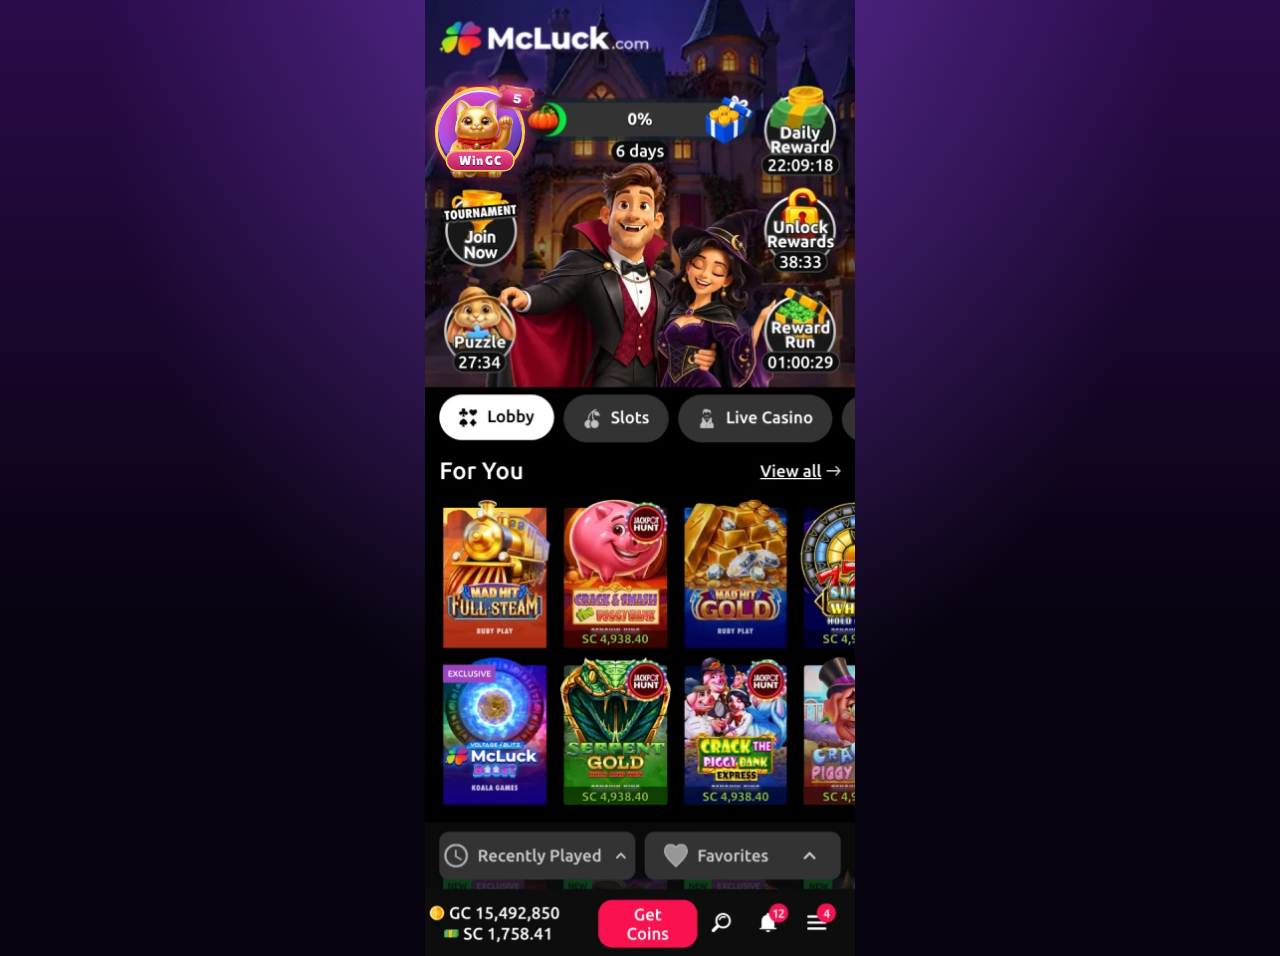
<file: index.html>
<!doctype html>
<html lang="en">
  <head>
    <meta charset="UTF-8" />
    <meta name="viewport" content="width=device-width, initial-scale=1.0, viewport-fit=cover" />
    <title>Plinko Reward Engine</title>
    <link rel="preconnect" href="https://fonts.googleapis.com" />
    <link rel="preconnect" href="https://fonts.gstatic.com" crossorigin />
    <link href="https://fonts.googleapis.com/css2?family=Lilita+One&family=Rubik:wght@400;500;700;800&display=swap" rel="stylesheet" />
    <script type="module" crossorigin src="./assets/index-BOMAXDvc.js"></script>
    <link rel="stylesheet" crossorigin href="./assets/index-D_9b1FDN.css">
  </head>
  <body>
    <div id="root"></div>
  </body>
</html>
</file>
<file: assets/index-D_9b1FDN.css>
:root{--gloss: linear-gradient(180deg, var(--color-highlight), transparent 55%);--neon-rim: 0 0 0 1px var(--color-surface-edge), 0 0 var(--effect-glow-blur) color-mix(in srgb, var(--color-neon-pink) 35%, transparent);--gold-text: linear-gradient(180deg, var(--color-primary-top), var(--color-neon-gold) 45%, var(--color-coin-shade))}*{box-sizing:border-box}html,body{margin:0;min-height:100%;color:var(--color-text);font-family:var(--font-body);font-size:var(--font-size-md);-webkit-font-smoothing:antialiased}html{background:var(--color-bg-bottom)}body:before{content:"";position:fixed;top:0;right:0;bottom:0;left:0;z-index:-1;pointer-events:none;background:radial-gradient(ellipse at 50% 0%,color-mix(in srgb,var(--color-neon-purple) 45%,transparent),transparent 60%),linear-gradient(180deg,var(--color-bg-top),var(--color-bg-bottom) 70%)}button,input{font:inherit;color:inherit}h1,h2,h3,p{margin:0}:focus-visible{outline:2px solid var(--color-neon-gold);outline-offset:2px}.app{max-width:var(--size-app-max);min-height:100vh;margin:0 auto;padding:0 var(--space-4) var(--space-10)}.stack{display:grid;gap:var(--space-5)}.stack>*{min-width:0}.muted{color:var(--color-muted)}.small{font-size:var(--font-size-sm)}.display{font-family:var(--font-display);font-weight:var(--font-display-weight);letter-spacing:.01em}.on-bg{color:var(--color-text);text-shadow:0 2px 0 var(--color-shade),0 0 var(--effect-glow-blur) color-mix(in srgb,var(--color-neon-pink) 60%,transparent)}.gold-text{background:var(--gold-text);-webkit-background-clip:text;background-clip:text;color:transparent;filter:drop-shadow(0 2px 0 var(--color-coin-shade))}.panel,.card,.modal{position:relative;color:var(--color-text);background:linear-gradient(180deg,var(--color-surface-top),var(--color-surface-bottom));border-radius:var(--radius-lg);box-shadow:inset 0 1px 0 var(--color-highlight),inset 0 calc(var(--effect-bevel) * -1) 0 var(--color-shade),var(--neon-rim),0 var(--space-3) var(--space-8) var(--color-shade)}.card{padding:var(--space-4)}@keyframes pop{0%{transform:scale(.4);opacity:0}}@keyframes fade-in{0%{opacity:0}}@keyframes fade-out{to{opacity:0}}.pop{display:inline-flex;animation:pop var(--duration-slow) var(--ease-overshoot) backwards}.app-header{position:sticky;top:0;z-index:5;display:flex;align-items:center;justify-content:space-between;gap:var(--space-3);margin:0 calc(var(--space-4) * -1) var(--space-3);padding:var(--space-3) var(--space-4);background:var(--color-glass);backdrop-filter:blur(var(--effect-blur));-webkit-backdrop-filter:blur(var(--effect-blur));box-shadow:0 1px 0 var(--color-surface-edge)}.app-title{font-size:var(--font-size-xl)}.coin-balance{display:inline-flex;align-items:center;gap:var(--space-2);min-height:calc(var(--size-tap) - var(--space-2));padding:0 var(--space-4) 0 var(--space-2);border-radius:var(--radius-pill);font-family:var(--font-number);font-weight:var(--font-number-weight);font-size:var(--font-size-lg);font-variant-numeric:tabular-nums}.progress{height:var(--space-3);overflow:hidden;border-radius:var(--radius-pill);background:var(--color-board-bottom);box-shadow:inset 0 1px 2px var(--color-shade)}.progress-fill{height:100%;transform-origin:left;background:linear-gradient(90deg,var(--color-neon-purple),var(--color-neon-pink));transition:transform var(--duration-slow) var(--ease-standard)}.modal-backdrop{position:fixed;top:0;right:0;bottom:0;left:0;z-index:20;display:grid;place-items:center;padding:var(--space-5);background:var(--color-overlay);backdrop-filter:blur(var(--space-1));-webkit-backdrop-filter:blur(var(--space-1))}.modal-backdrop.enter{animation:fade-in var(--motion-modal-enter-duration) var(--ease-standard) both}.modal-backdrop.exit{animation:fade-out var(--motion-modal-exit-duration) var(--motion-modal-exit-ease) both}.modal{display:grid;gap:var(--space-3);width:100%;max-width:calc(var(--size-app-max) - var(--space-10));padding:var(--space-10) var(--space-5) var(--space-5);border-radius:var(--radius-xl)}.modal.enter{animation:modal-in var(--motion-modal-enter-duration) var(--motion-modal-enter-ease) both}.modal.exit{animation:modal-out var(--motion-modal-exit-duration) var(--motion-modal-exit-ease) both}@keyframes modal-in{0%{opacity:0;transform:translateY(var(--space-6)) scale(.9)}}@keyframes modal-out{to{opacity:0;transform:translateY(var(--space-4)) scale(.96)}}.modal-title-bar{position:absolute;top:var(--space-3);left:50%;translate:-50% 0;z-index:1;padding:var(--space-1) var(--space-4);border-radius:var(--radius-pill);background:linear-gradient(180deg,var(--color-neon-pink),color-mix(in srgb,var(--color-neon-pink) 60%,var(--color-neon-purple)));box-shadow:inset 0 1px 0 var(--color-highlight),0 0 var(--effect-glow-blur) var(--color-neon-pink);font-family:var(--font-display);font-size:var(--font-size-sm);letter-spacing:.08em;white-space:nowrap}.modal-close{position:absolute;top:var(--space-1);right:var(--space-1);z-index:1;width:var(--size-tap);height:var(--size-tap);border:0;border-radius:50%;background:none;color:var(--color-muted);font-size:var(--font-size-xl);cursor:pointer}@media (prefers-reduced-motion: reduce){@keyframes modal-in{0%{opacity:0}}@keyframes modal-out{to{opacity:0}}@keyframes pop{0%{opacity:0}}}.art-slot{position:relative;display:inline-grid;place-items:center;width:var(--art-size);height:var(--art-size)}.art-img{width:100%;height:100%;object-fit:contain;filter:drop-shadow(0 var(--space-1) var(--space-2) var(--color-shade))}.art-emoji{font-size:calc(var(--art-size) * .78);line-height:1;filter:drop-shadow(0 var(--space-1) var(--space-2) var(--color-shade))}.art-tag{display:none;position:absolute;bottom:calc(100% - var(--space-1));right:calc(var(--space-3) * -1);z-index:2;padding:0 var(--space-1);border:1px dashed var(--color-neon-gold);border-radius:var(--radius-sm);background:var(--color-bg-bottom);color:var(--color-neon-gold);font:700 var(--font-size-xs) / 1.4 ui-monospace,Menlo,monospace;white-space:nowrap}html[data-slots=on] .art-tag{display:block}.btn{position:relative;display:inline-flex;align-items:center;justify-content:center;gap:var(--space-2);min-height:var(--size-tap);padding:0 var(--space-5);overflow:hidden;border:0;border-radius:var(--radius-pill);cursor:pointer;font-family:var(--font-display);font-weight:var(--font-display-weight);font-size:var(--font-size-lg);letter-spacing:.02em;transition:transform var(--duration-fast) var(--ease-standard),box-shadow var(--duration-fast) var(--ease-standard),filter var(--duration-fast) var(--ease-standard)}.btn:before{content:"";position:absolute;top:0;right:0;bottom:50%;left:0;border-radius:inherit;background:var(--gloss);pointer-events:none}.btn-lg{min-height:calc(var(--size-tap) + var(--space-3));font-size:var(--font-size-xl)}.btn-block{width:100%}.btn-primary{color:var(--color-on-primary);text-shadow:0 1px 0 var(--color-highlight);background:linear-gradient(180deg,var(--color-primary-top),var(--color-primary-bottom));box-shadow:inset 0 2px 0 var(--color-specular),0 var(--effect-bevel) 0 var(--color-primary-edge),0 var(--space-2) var(--space-5) var(--color-shade),0 0 var(--effect-glow-blur) color-mix(in srgb,var(--color-neon-gold) 55%,transparent)}.btn-secondary{color:var(--color-text);background:linear-gradient(180deg,var(--color-secondary-top),var(--color-secondary-bottom));box-shadow:inset 0 1px 0 var(--color-highlight),0 var(--effect-bevel) 0 var(--color-secondary-edge),0 var(--space-2) var(--space-5) var(--color-shade),0 0 var(--effect-glow-blur) color-mix(in srgb,var(--color-neon-purple) 45%,transparent)}.btn-ghost{color:var(--color-muted);background:none;font-family:var(--font-body);font-weight:700;font-size:var(--font-size-sm)}.btn-ghost:before{display:none}.btn:hover:not(:disabled){filter:brightness(1.08)}.btn-primary:active:not(:disabled),.btn-primary.is-pressed{transform:translateY(var(--effect-bevel));box-shadow:inset 0 2px 0 var(--color-specular),0 0 0 var(--color-primary-edge),0 var(--space-1) var(--space-2) var(--color-shade)}.btn-secondary:active:not(:disabled),.btn-secondary.is-pressed{transform:translateY(var(--effect-bevel));box-shadow:inset 0 1px 0 var(--color-highlight),0 0 0 var(--color-secondary-edge),0 var(--space-1) var(--space-2) var(--color-shade)}.btn-ghost:active:not(:disabled),.btn-ghost.is-pressed{transform:scale(.96);color:var(--color-text)}.btn:disabled{cursor:default;filter:grayscale(.85) brightness(.75)}.btn.is-loading{filter:none;cursor:progress}.btn.is-loading .btn-label{opacity:.35}.btn-spinner{position:absolute;width:var(--space-5);height:var(--space-5);border-radius:50%;border:3px solid color-mix(in srgb,currentColor 30%,transparent);border-top-color:currentColor;animation:spin var(--duration-reel) var(--ease-linear) infinite}@keyframes spin{to{transform:rotate(1turn)}}.icon-btn{display:inline-grid;place-items:center;width:var(--size-tap);height:var(--size-tap);flex:none;border:0;border-radius:50%;cursor:pointer;font-size:var(--font-size-lg);background:linear-gradient(180deg,var(--color-secondary-top),var(--color-secondary-bottom));box-shadow:inset 0 1px 0 var(--color-highlight),0 var(--effect-bevel) 0 var(--color-secondary-edge),0 0 var(--effect-glow-blur) color-mix(in srgb,var(--color-neon-purple) 40%,transparent);transition:transform var(--duration-fast) var(--ease-standard),box-shadow var(--duration-fast) var(--ease-standard)}.icon-btn:active{transform:translateY(var(--effect-bevel));box-shadow:inset 0 1px 0 var(--color-highlight),0 0 0 var(--color-secondary-edge)}.balloon{--face: var(--color-text);--ink-color: var(--color-ink);position:relative;display:inline-block;padding:var(--space-2) var(--space-4);border-radius:var(--radius-pill);background:var(--face);color:var(--ink-color);font-family:var(--font-display);font-weight:var(--font-display-weight);font-size:var(--font-size-lg);line-height:1.1;box-shadow:inset 0 -3px 0 var(--color-shade),0 0 var(--effect-glow-blur) color-mix(in srgb,var(--face) 60%,transparent);transform-origin:20% 100%;animation:balloon-in var(--motion-modal-enter-duration) var(--motion-modal-enter-ease) backwards}@keyframes balloon-in{0%{opacity:0;transform:scale(.3) rotate(-8deg)}}.balloon.tone-small{--face: var(--color-tier-small-fill);--ink-color: var(--color-tier-small-text)}.balloon.tone-medium{--face: var(--color-tier-medium-fill);--ink-color: var(--color-tier-medium-text)}.balloon.tone-big{--face: var(--color-tier-big-fill);--ink-color: var(--color-tier-big-text)}.balloon.tone-collectible{--face: var(--color-tier-collectible-fill);--ink-color: var(--color-tier-collectible-text)}.balloon.tail-bottom:after,.balloon.tail-left:after{content:"";position:absolute;width:var(--space-3);height:var(--space-3);background:var(--face)}.balloon.tail-bottom:after{left:var(--space-5);top:calc(100% - var(--space-2));clip-path:polygon(0 0,100% 0,0 100%)}.balloon.tail-left:after{right:calc(100% - var(--space-1));top:50%;translate:0 -50%;clip-path:polygon(100% 0,100% 100%,0 50%)}.ticket-counter{display:inline-flex;align-items:center;gap:var(--space-2);min-height:var(--size-tap);padding:0 var(--space-4) 0 var(--space-3);border:0;border-radius:var(--radius-pill);cursor:pointer;color:var(--color-text);background:linear-gradient(180deg,var(--color-surface-top),var(--color-surface-bottom));box-shadow:inset 0 1px 0 var(--color-highlight),0 0 0 1px var(--color-surface-edge),0 0 var(--effect-glow-blur) color-mix(in srgb,var(--color-ticket) 40%,transparent)}.ticket-count{font-family:var(--font-big-number);font-weight:var(--font-big-number-weight);font-size:var(--font-size-xl);font-variant-numeric:tabular-nums}.ticket-note{font-size:var(--font-size-sm);font-weight:700;color:var(--color-muted)}.ticket-counter.is-low{box-shadow:inset 0 1px 0 var(--color-highlight),0 0 0 2px var(--color-danger),0 0 var(--effect-glow-blur) var(--color-danger);animation:low-pulse var(--duration-reel) var(--ease-standard) infinite}.ticket-counter.is-low .ticket-note{color:var(--color-danger)}@keyframes low-pulse{50%{filter:brightness(1.25)}}.ticket-counter.is-empty{filter:grayscale(1);opacity:.6}.risk-selector{--i: 0;position:relative;display:grid;grid-template-columns:repeat(2,1fr);padding:var(--space-1);border-radius:var(--radius-pill);background:var(--color-board-bottom);box-shadow:inset 0 var(--space-1) var(--space-3) var(--color-shade),0 0 0 1px var(--color-surface-edge)}.risk-selector[data-value=rush]{--i: 1}.risk-thumb{position:absolute;top:var(--space-1);bottom:var(--space-1);left:var(--space-1);width:calc((100% - var(--space-2)) / 2);border-radius:var(--radius-pill);background:linear-gradient(180deg,var(--color-primary-top),var(--color-primary-bottom));box-shadow:inset 0 2px 0 var(--color-specular),0 var(--space-1) 0 var(--color-primary-edge),0 0 var(--effect-glow-blur) color-mix(in srgb,var(--color-neon-gold) 55%,transparent);transform:translate(calc(var(--i) * 100%));transition:transform var(--duration-base) var(--ease-overshoot)}.risk-selector button{position:relative;z-index:1;min-height:var(--size-tap);border:0;background:none;cursor:pointer;color:var(--color-muted);font-family:var(--font-display);font-weight:var(--font-display-weight);font-size:var(--font-size-md);transition:color var(--duration-base) var(--ease-standard)}.risk-selector button[aria-checked=true]{color:var(--color-on-primary)}.risk-selector.is-disabled{opacity:.5;filter:grayscale(.6)}.risk-selector.is-disabled button{cursor:not-allowed}.peg{display:block;width:var(--size-peg);height:var(--size-peg);border-radius:50%;background:radial-gradient(circle at 35% 30%,var(--color-specular),var(--color-peg-idle) 50%,var(--color-coin-shade));box-shadow:0 0 var(--space-1) color-mix(in srgb,var(--color-peg-idle) 50%,transparent)}.peg.is-hit{background:radial-gradient(circle at 35% 30%,var(--color-specular),var(--color-peg-hit-glow) 55%);box-shadow:0 0 var(--space-2) var(--color-peg-hit-glow),0 0 var(--space-4) var(--color-peg-hit-glow);animation:peg-hit var(--motion-peg-hit-duration) var(--motion-peg-hit-ease) both}@keyframes peg-hit{0%{transform:scale(1)}50%{transform:scale(2)}to{transform:scale(1.35)}}.ball{display:block;width:var(--size-ball);height:var(--size-ball);border-radius:50%;background:radial-gradient(circle at 32% 28%,var(--color-specular) 0 14%,var(--color-ball-fill) 40%,var(--color-coin-shade) 100%);box-shadow:0 0 0 1px var(--color-primary-edge),0 0 var(--effect-glow-blur) var(--color-neon-gold),0 var(--space-1) var(--space-2) var(--color-shade)}.ball.is-ready{animation:ball-idle var(--duration-slow) var(--ease-standard) infinite alternate}@keyframes ball-idle{to{transform:translateY(calc(var(--space-1) * -1))}}.ball.is-dropping{box-shadow:0 0 0 1px var(--color-primary-edge),0 calc(var(--space-2) * -1) var(--space-3) var(--color-ball-trail),0 0 var(--effect-glow-blur) var(--color-neon-gold)}.ball.is-landed{animation:ball-land var(--motion-peg-hit-duration) var(--motion-peg-hit-ease) both}@keyframes ball-land{50%{transform:scale(1.3,.7)}}.zone{--fill: var(--color-tier-small-fill);--glow: var(--color-tier-small-glow);--ink: var(--color-tier-small-text);position:relative;display:grid;place-items:center;min-width:0;height:var(--space-10);margin-top:var(--space-1);border-radius:45%/32%;color:var(--ink);background:repeating-linear-gradient(180deg,transparent 0 calc(var(--space-1) + 1px),color-mix(in srgb,var(--fill) 70%,black) calc(var(--space-1) + 1px) calc(var(--space-1) + 2px)),radial-gradient(ellipse at 50% 40%,color-mix(in srgb,var(--fill) 55%,white),var(--fill) 55%,color-mix(in srgb,var(--fill) 65%,black));box-shadow:0 0 var(--effect-glow-blur) color-mix(in srgb,var(--fill) 55%,transparent),inset 0 0 var(--space-2) color-mix(in srgb,var(--glow) 60%,transparent);font-family:var(--font-number);font-weight:var(--font-number-weight);font-size:var(--font-size-sm);letter-spacing:-.02em;text-shadow:0 1px 0 color-mix(in srgb,var(--fill) 50%,black);transform-origin:50% calc(var(--space-2) * -1);transition:transform var(--motion-zone-update-duration) var(--motion-zone-update-ease),filter var(--duration-base) var(--ease-standard)}.zone.tier-medium{--fill: var(--color-tier-medium-fill);--glow: var(--color-tier-medium-glow);--ink: var(--color-tier-medium-text)}.zone.tier-big{--fill: var(--color-tier-big-fill);--glow: var(--color-tier-big-glow);--ink: var(--color-tier-big-text);text-shadow:0 1px 0 var(--color-highlight)}.zone.tier-collectible{--fill: var(--color-tier-collectible-fill);--glow: var(--color-tier-collectible-glow);--ink: var(--color-tier-collectible-text)}.lantern-cap{position:absolute;top:calc(var(--space-1) * -1);left:22%;right:22%;height:var(--space-1);border-radius:2px;background:linear-gradient(180deg,var(--color-primary-top),var(--color-coin-shade))}.lantern-cap.is-bottom{top:auto;bottom:calc(var(--space-1) * -1)}.lantern-tassel{position:absolute;bottom:calc(var(--space-3) * -1);left:50%;width:2px;height:var(--space-2);translate:-50% 0;background:var(--color-neon-gold);border-radius:0 0 var(--radius-sm) var(--radius-sm)}.zone-unit{font-size:.75em}.zone-label{position:relative;z-index:1;white-space:nowrap}.zone{animation:zone-flip var(--motion-zone-update-duration) var(--motion-zone-update-ease) backwards}@keyframes zone-flip{0%{transform:perspective(var(--space-12)) rotateY(-90deg);filter:brightness(2)}}.zone.is-highlighted{filter:brightness(1.3);box-shadow:0 0 calc(var(--effect-glow-blur) * 1.5) var(--glow),inset 0 0 var(--space-3) var(--glow);animation:lantern-sway var(--duration-slow) var(--ease-standard) infinite alternate}@keyframes lantern-sway{0%{transform:rotate(-5deg)}to{transform:rotate(5deg)}}.zone.is-hit{filter:brightness(1.45);box-shadow:0 0 calc(var(--effect-glow-blur) * 2.5) var(--glow),inset 0 0 var(--space-4) var(--color-specular);animation:zone-hit var(--duration-slow) var(--ease-overshoot) both}@keyframes zone-hit{30%{transform:scale(1.3) rotate(-8deg)}60%{transform:scale(1.15) rotate(6deg)}}.odds{margin:0;display:grid;gap:var(--space-2)}.odds-bars{display:grid;grid-template-columns:repeat(var(--zones),1fr);gap:var(--space-1);align-items:end;height:var(--space-12)}.odds-bar-wrap{display:flex;align-items:flex-end;height:100%}.odds-bar{--fill: var(--color-tier-small-fill);width:100%;height:100%;border-radius:var(--radius-sm) var(--radius-sm) 2px 2px;transform-origin:bottom;background:linear-gradient(180deg,color-mix(in srgb,var(--fill) 60%,white),var(--fill));box-shadow:0 0 var(--space-2) color-mix(in srgb,var(--fill) 50%,transparent);transition:transform var(--motion-zone-update-duration) var(--motion-zone-update-ease),background var(--motion-zone-update-duration) var(--ease-standard)}.odds-bar.tier-medium{--fill: var(--color-tier-medium-fill)}.odds-bar.tier-big{--fill: var(--color-tier-big-fill)}.odds-bar.tier-collectible{--fill: var(--color-tier-collectible-fill)}.odds figcaption{display:flex;justify-content:space-between;gap:var(--space-2);font-size:var(--font-size-sm);color:var(--color-muted)}.reward-card{--glow: var(--color-tier-small-fill);position:relative;display:grid;justify-items:center;gap:var(--space-2);padding:var(--space-2) 0 0;text-align:center;overflow:hidden}.reward-card.is-medium{--glow: var(--color-tier-medium-fill)}.reward-card.is-big{--glow: var(--color-tier-big-fill)}.reward-card.is-collectible{--glow: var(--color-tier-collectible-glow)}.reward-card>:not(.reward-rays):not(.reward-confetti){position:relative;z-index:1}.reward-headline{margin-bottom:var(--space-1)}.reward-art{display:grid;place-items:center;width:calc(var(--space-12) * 2.5);height:calc(var(--space-12) * 2.5);border-radius:50%;background:radial-gradient(circle,color-mix(in srgb,var(--glow) 60%,transparent),transparent 68%);animation:pop var(--motion-modal-enter-duration) var(--motion-modal-enter-ease) backwards}.reward-amount{font-family:var(--font-big-number);font-weight:var(--font-big-number-weight);font-size:var(--font-size-hero);line-height:1;background:var(--gold-text);-webkit-background-clip:text;background-clip:text;color:transparent;filter:drop-shadow(0 3px 0 var(--color-coin-shade)) drop-shadow(0 0 var(--space-3) color-mix(in srgb,var(--color-neon-gold) 60%,transparent))}.reward-unit{font-weight:700;color:var(--color-muted);margin-bottom:var(--space-3)}.reward-rays{position:absolute;top:calc(var(--space-12) * -1);left:50%;width:calc(var(--space-12) * 7);aspect-ratio:1;translate:-50% 0;border-radius:50%;background:repeating-conic-gradient(color-mix(in srgb,var(--glow) 45%,transparent) 0 10deg,transparent 10deg 24deg);-webkit-mask:radial-gradient(circle,black 15%,transparent 60%);mask:radial-gradient(circle,black 15%,transparent 60%);animation:spin calc(var(--duration-reel) * 8) var(--ease-linear) infinite}.reward-confetti{position:absolute;top:0;right:0;bottom:0;left:0;pointer-events:none}.reward-confetti i{position:absolute;top:calc(var(--space-4) * -1);width:var(--space-2);height:var(--space-3);border-radius:2px;background:var(--glow);animation:confetti-fall calc(var(--duration-reel) * 2) var(--ease-standard) infinite}.reward-confetti i:nth-child(3n){background:var(--color-neon-gold)}.reward-confetti i:nth-child(3n+1){background:var(--color-neon-pink)}@keyframes confetti-fall{to{transform:translateY(calc(var(--space-12) * 9)) rotate(540deg);opacity:0}}.cat{--cat-h: calc(var(--space-12) * 2);position:relative;display:inline-block;height:var(--cat-h);aspect-ratio:590 / 706}.cat-shadow{position:absolute;left:18%;right:18%;bottom:calc(var(--space-1) * -1);height:var(--space-3);border-radius:50%;background:var(--color-shade);filter:blur(3px)}.cat-figure{position:absolute;top:0;right:0;bottom:0;left:0;transform-origin:50% 100%;filter:drop-shadow(0 0 var(--space-3) color-mix(in srgb,var(--color-neon-pink) 55%,transparent)) drop-shadow(0 0 var(--space-2) color-mix(in srgb,var(--color-neon-purple) 50%,transparent))}.cat-layer{position:absolute;top:0;right:0;bottom:0;left:0;width:100%;height:100%}.cat-paw{position:absolute;top:0;right:0;bottom:0;left:0;transform-origin:78% 62%}.cat-held{position:absolute;left:88%;top:18%;translate:-50% -50%;transition:opacity var(--duration-fast) var(--ease-standard)}.cat.is-idle .cat-figure{animation:cat-breathe calc(var(--duration-reel) * 2) var(--ease-standard) infinite alternate}@keyframes cat-breathe{to{transform:scale(1.02,.985)}}.cat.is-idle .cat-paw{animation:paw-wave var(--duration-reel) var(--ease-standard) infinite}@keyframes paw-wave{0%,to{transform:rotate(0)}30%{transform:rotate(-14deg)}55%{transform:rotate(2deg)}}.cat.is-idle .cat-held{animation:pop var(--duration-slow) var(--ease-overshoot) backwards}.cat.is-drop .cat-paw{animation:paw-drop var(--duration-base) var(--ease-overshoot) both}@keyframes paw-drop{45%{transform:rotate(-38deg) translateY(var(--space-2))}to{transform:rotate(-6deg)}}.cat.is-drop .cat-held,.cat.is-celebrate .cat-held{opacity:0}.cat.is-celebrate .cat-figure{animation:cat-jump var(--duration-slow) var(--ease-overshoot) 4 alternate}.cat.is-celebrate .cat-paw{animation:paw-cheer var(--duration-slow) var(--ease-overshoot) 4 alternate}.cat.is-celebrate .cat-shadow{animation:cat-shadow var(--duration-slow) var(--ease-overshoot) 4 alternate}@keyframes cat-jump{0%{transform:scale(1.06,.92)}to{transform:translateY(calc(var(--space-5) * -1)) scale(.97,1.04)}}@keyframes paw-cheer{to{transform:rotate(10deg)}}@keyframes cat-shadow{to{transform:scale(.65);opacity:.45}}.entry-widget{position:relative;display:grid;justify-items:center;gap:var(--space-1);padding:0;border:0;background:none;cursor:pointer;min-width:var(--size-tap);min-height:var(--size-tap)}.entry-orb{display:grid;place-items:center;width:calc(var(--space-12) + var(--space-4));aspect-ratio:1;border-radius:50%;background:radial-gradient(circle at 35% 30%,var(--color-neon-pink),var(--color-neon-purple) 55%,var(--color-surface-bottom));box-shadow:inset 0 2px 0 var(--color-specular),inset 0 calc(var(--effect-bevel) * -1) 0 var(--color-shade),0 0 0 3px var(--color-neon-gold),0 0 var(--effect-glow-blur) var(--color-neon-pink),0 var(--space-2) var(--space-5) var(--color-shade)}.entry-widget:after{content:"";position:absolute;top:calc(var(--space-12) + var(--space-5));left:50%;width:var(--space-10);height:var(--space-2);translate:-50% 0;border-radius:50%;background:var(--color-shade);filter:blur(3px);z-index:-1}.entry-widget.is-available .entry-orb,.entry-widget.is-new .entry-orb{animation:widget-float var(--motion-widget-pulse-duration) var(--motion-widget-pulse-ease) var(--motion-widget-pulse-iterations) alternate}.entry-widget.is-available:after,.entry-widget.is-new:after{animation:widget-float-shadow var(--motion-widget-pulse-duration) var(--motion-widget-pulse-ease) var(--motion-widget-pulse-iterations) alternate}@keyframes widget-float{0%{transform:translateY(0)}to{transform:translateY(calc(var(--space-2) * -1))}}@keyframes widget-float-shadow{to{transform:scale(.7);opacity:.5}}.entry-ticket{position:absolute;top:calc(var(--space-1) * -1);right:calc(var(--space-3) * -1);min-width:calc(var(--space-8) + var(--space-1));height:var(--space-6);padding:0 var(--space-3);display:grid;place-items:center;rotate:8deg;background:linear-gradient(90deg,transparent calc(var(--space-2) - 1px),color-mix(in srgb,var(--color-text) 55%,transparent) calc(var(--space-2) - 1px) var(--space-2),transparent var(--space-2)),linear-gradient(180deg,color-mix(in srgb,var(--color-ticket) 75%,white),var(--color-ticket));color:var(--color-text);text-shadow:0 1px 0 var(--color-shade);font-family:var(--font-number);font-weight:var(--font-number-weight);font-size:var(--font-size-sm);-webkit-mask:radial-gradient(circle at 0 50%,transparent var(--space-1),black calc(var(--space-1) + .5px)) left / 51% 100% no-repeat,radial-gradient(circle at 100% 50%,transparent var(--space-1),black calc(var(--space-1) + .5px)) right / 51% 100% no-repeat;mask:radial-gradient(circle at 0 50%,transparent var(--space-1),black calc(var(--space-1) + .5px)) left / 51% 100% no-repeat,radial-gradient(circle at 100% 50%,transparent var(--space-1),black calc(var(--space-1) + .5px)) right / 51% 100% no-repeat;filter:drop-shadow(0 0 var(--space-2) color-mix(in srgb,var(--color-ticket) 70%,transparent))}.entry-new{position:absolute;top:calc(var(--space-2) * -1);left:50%;translate:-50% 0;padding:0 var(--space-2);border-radius:var(--radius-pill);background:var(--color-neon-pink);color:var(--color-text);box-shadow:0 0 var(--space-3) var(--color-neon-pink);font-family:var(--font-display);font-size:var(--font-size-xs);letter-spacing:.05em}.entry-widget.is-empty .entry-orb{filter:grayscale(1) brightness(.6);box-shadow:inset 0 2px 0 var(--color-highlight),0 0 0 2px var(--color-muted)}.entry-empty-label{padding:0 var(--space-2);border-radius:var(--radius-pill);background:var(--color-glass);color:var(--color-muted);font-size:var(--font-size-xs);font-weight:700}.onboarding-step{display:grid;justify-items:center;gap:var(--space-2);text-align:center;padding:var(--space-5)}.onboarding-art{display:grid;place-items:center;width:100%;aspect-ratio:4 / 3;margin-bottom:var(--space-2);border-radius:var(--radius-lg);background:radial-gradient(circle at 50% 45%,color-mix(in srgb,var(--color-neon-pink) 40%,transparent),transparent 60%),linear-gradient(180deg,var(--color-board-top),var(--color-board-bottom));box-shadow:inset 0 var(--space-1) var(--space-3) var(--color-shade),0 0 0 1px var(--color-surface-edge)}.onboarding-step h3{font-size:var(--font-size-xl)}.dots{display:flex;gap:var(--space-1);margin-top:var(--space-1)}.dots button{display:grid;place-items:center;min-width:var(--size-tap);height:var(--size-tap);padding:0;border:0;background:none;cursor:pointer}.dots button:before{content:"";width:var(--space-2);height:var(--space-2);border-radius:var(--radius-pill);background:var(--color-secondary-bottom);transition:width var(--duration-base) var(--ease-standard),background var(--duration-base) var(--ease-standard)}.dots button.is-active:before{width:var(--space-6);background:var(--color-neon-gold);box-shadow:0 0 var(--space-2) var(--color-neon-gold)}.dots span{width:var(--space-2);height:var(--space-2);border-radius:var(--radius-pill);background:var(--color-secondary-bottom);transition:width var(--duration-base) var(--ease-standard),background var(--duration-base) var(--ease-standard)}.dots span.is-active{width:var(--space-6);background:var(--color-neon-gold);box-shadow:0 0 var(--space-2) var(--color-neon-gold)}@media (prefers-reduced-motion: reduce){.entry-widget .entry-orb,.entry-widget:after,.ball.is-ready,.zone.is-highlighted,.reward-rays,.reward-confetti,.btn-spinner,.ticket-counter.is-low,.cat .cat-held{animation:none}.reward-confetti{display:none}.peg.is-hit,.zone.is-hit,.ball.is-landed,.zone,.reward-art,.balloon{animation-name:fade-in}.cat .cat-figure,.cat .cat-paw,.cat .cat-shadow{animation:none}}.risk-summary{margin-top:calc(var(--space-2) * -1);text-align:center;font-size:var(--font-size-sm);color:var(--color-muted)}.risk-summary strong{color:var(--color-text)}.ball.is-fire{background:radial-gradient(circle at 35% 30%,var(--color-fire-core) 0 18%,var(--color-fire-mid) 50%,var(--color-fire-edge) 100%);box-shadow:0 0 0 1px var(--color-fire-edge),0 0 var(--effect-glow-blur) var(--color-fire-mid),0 0 calc(var(--effect-glow-blur) * 2) var(--color-fire-edge)}.ball.is-fire.is-dropping{box-shadow:0 0 0 1px var(--color-fire-edge),0 calc(var(--space-2) * -1) var(--space-2) var(--color-fire-mid),0 calc(var(--space-4) * -1) var(--space-3) color-mix(in srgb,var(--color-fire-edge) 70%,transparent),0 calc(var(--space-6) * -1) var(--space-4) color-mix(in srgb,var(--color-fire-edge) 35%,transparent),0 0 var(--effect-glow-blur) var(--color-fire-mid)}.cat-band{position:absolute;top:15%;left:18%;width:58%;height:7%;display:none;place-items:center;border-radius:var(--radius-sm);background:linear-gradient(180deg,var(--color-lantern-red),var(--color-fire-edge));box-shadow:0 1px 0 var(--color-highlight) inset,0 0 var(--space-2) var(--color-fire-edge);rotate:-6deg}.cat-band-dot{width:22%;aspect-ratio:1;border-radius:50%;background:var(--color-text)}.cat.mode-rush .cat-band{display:grid;animation:pop var(--duration-slow) var(--ease-overshoot) backwards}.cat.mode-rush .cat-held{scale:1.25}.cat.mode-rush .cat-figure{filter:drop-shadow(0 0 var(--space-3) color-mix(in srgb,var(--color-fire-mid) 70%,transparent)) drop-shadow(0 0 var(--space-2) color-mix(in srgb,var(--color-fire-edge) 60%,transparent))}.coin-img{object-fit:contain;flex:none}.entry-ticket{background:url(./ticket-CBhd8HdH.png) center / 100% 100% no-repeat;-webkit-mask:none;mask:none;padding-left:var(--space-4)}.modal-backdrop.is-won{overflow:hidden}.modal.won-modal{display:grid;justify-items:center;gap:var(--space-2);max-width:var(--size-app-max);padding:0;background:none;box-shadow:none}.won-card{position:relative;width:100%;aspect-ratio:976 / 1088;animation:pop var(--duration-slow) var(--ease-overshoot) backwards}.won-frame{position:absolute;top:0;right:0;bottom:0;left:0;width:100%;height:100%;pointer-events:none}.won-prize{position:absolute;left:36%;top:44%;translate:-50% -50%;display:grid;place-items:center;filter:drop-shadow(0 var(--space-2) var(--space-4) var(--color-shade))}.won-amount{position:absolute;left:0;right:0;top:60%;text-align:center;line-height:1;font-size:clamp(var(--font-size-hero),15vw,calc(var(--font-size-hero) * 1.6));background:var(--gold-text);-webkit-background-clip:text;background-clip:text;color:transparent;filter:drop-shadow(0 3px 0 var(--color-coin-shade)) drop-shadow(0 var(--space-1) var(--space-3) var(--color-shade))}.won-unit{position:absolute;left:0;right:0;top:75%;text-align:center;font-weight:700;color:var(--color-text)}.won-action{position:absolute;left:11.4%;right:13.6%;top:84%;height:9.6%;border:0;border-radius:var(--radius-pill);cursor:pointer;color:var(--color-on-primary);font-size:clamp(var(--font-size-md),4.8vw,var(--font-size-xl));white-space:nowrap;text-shadow:0 1px 0 var(--color-highlight);background:var(--gloss),linear-gradient(180deg,var(--color-primary-top),var(--color-primary-bottom));box-shadow:inset 0 2px 0 var(--color-specular),inset 0 -3px 0 var(--color-primary-edge);transition:transform var(--duration-fast) var(--ease-standard)}.won-action:active:not(:disabled){transform:scale(.97)}.won-action:disabled{filter:grayscale(.85) brightness(.8);cursor:default}.won-close{min-height:var(--size-tap);padding:0 var(--space-6);border:0;background:none;cursor:pointer;color:var(--color-text);font-size:var(--font-size-md);text-shadow:0 2px 0 var(--color-shade)}.won-confetti{position:fixed;top:0;right:0;bottom:0;left:0;pointer-events:none;z-index:0}.won-card,.won-close{z-index:1}.won-confetti i{position:absolute;top:calc(var(--space-6) * -1);width:var(--space-2);height:var(--space-3);border-radius:2px;animation:won-fall var(--duration-loop) linear infinite backwards}.won-confetti i:nth-child(odd){width:var(--space-3);height:var(--space-1)}@keyframes won-fall{to{transform:translateY(110vh) rotate(720deg)}}@media (prefers-reduced-motion: reduce){.won-confetti{display:none}.won-card{animation-name:fade-in}}.won-total{position:absolute;left:0;right:0;top:76%;text-align:center;font-size:var(--font-size-sm);font-weight:600;color:var(--color-text);text-shadow:0 1px 0 var(--color-shade)}.won-total strong{color:var(--color-neon-gold)}.won-cat{position:absolute;left:50%;top:18%;width:35%;translate:-50% 0;filter:drop-shadow(0 var(--space-3) var(--space-5) var(--color-shade));animation:won-cat-in var(--duration-slow) var(--ease-overshoot) var(--duration-base) backwards,won-cat-float var(--duration-loop) ease-in-out calc(var(--duration-slow) + var(--duration-base)) infinite alternate}@keyframes won-cat-in{0%{transform:translateY(30%) scale(.4);opacity:0}}@keyframes won-cat-float{0%{transform:translateY(0) rotate(-2deg)}to{transform:translateY(-6%) rotate(2deg)}}@media (prefers-reduced-motion: reduce){.won-cat{animation:fade-in var(--duration-base) both}}.confetti-canvas{position:fixed;top:0;right:0;bottom:0;left:0;width:100%;height:100%;pointer-events:none;z-index:30}.modal-close.is-text{width:auto;padding:0 var(--space-3);border-radius:var(--radius-pill);font-family:var(--font-display);font-size:var(--font-size-sm);color:var(--color-text);background:color-mix(in srgb,var(--color-bg-bottom) 55%,transparent);box-shadow:0 0 0 1px var(--color-surface-edge);height:calc(var(--size-tap) - var(--space-2));top:var(--space-2);right:var(--space-2)}.zone{--art: url(./purple-ClAFU1bV.png);background:var(--art) center / 100% 100% no-repeat;border-radius:0;box-shadow:none;filter:drop-shadow(0 0 var(--space-1) color-mix(in srgb,var(--fill) 70%,transparent))}.zone.tier-medium{--art: url(./pink-CMTvVT3D.png)}.zone.tier-big,.zone.tier-collectible{--art: url(./gold-Dfr-CPdP.png)}.zone .lantern-cap,.zone .lantern-tassel{display:none}.zone-label{translate:0 -8%;text-shadow:0 1px 1px color-mix(in srgb,var(--fill) 40%,black),0 0 3px color-mix(in srgb,var(--fill) 40%,black)}.zone.tier-big .zone-label,.zone.tier-collectible .zone-label{color:var(--color-tier-big-text);text-shadow:0 1px 0 var(--color-highlight)}.zone.is-highlighted{box-shadow:none;filter:brightness(1.25) drop-shadow(0 0 var(--space-2) var(--glow))}.zone.is-hit{box-shadow:none;filter:brightness(1.35) drop-shadow(0 0 var(--space-3) var(--glow)) drop-shadow(0 0 var(--space-1) var(--color-specular))}.zone{height:auto;aspect-ratio:440 / 680;background-size:contain;filter:none}.zone.is-highlighted{filter:brightness(1.2)}.zone.is-hit{filter:brightness(1.3)}.zone.tier-big .zone-label,.zone.tier-collectible .zone-label{color:var(--color-text);-webkit-text-stroke:3px var(--color-ink);paint-order:stroke fill;text-shadow:0 1px 0 var(--color-ink)}.ball{background:radial-gradient(circle at 30% 26%,var(--color-specular) 0 9%,transparent 22%),radial-gradient(circle at 70% 80%,color-mix(in srgb,var(--color-primary-top) 70%,transparent) 0 12%,transparent 32%),radial-gradient(circle at 40% 35%,var(--color-primary-top) 0%,var(--color-ball-fill) 38%,var(--color-coin-shade) 78%,var(--color-primary-edge) 100%);box-shadow:inset -2px -3px 4px color-mix(in srgb,var(--color-primary-edge) 70%,transparent),inset 1px 1px 2px var(--color-highlight),0 3px 4px var(--color-shade),0 0 var(--space-3) color-mix(in srgb,var(--color-neon-gold) 55%,transparent)}.ball.is-dropping{box-shadow:inset -2px -3px 4px color-mix(in srgb,var(--color-primary-edge) 70%,transparent),inset 1px 1px 2px var(--color-highlight),0 3px 4px var(--color-shade),0 0 var(--space-3) color-mix(in srgb,var(--color-neon-gold) 55%,transparent)}.ball.is-fire{background:radial-gradient(circle at 30% 26%,var(--color-specular) 0 9%,transparent 22%),radial-gradient(circle at 40% 35%,var(--color-fire-core) 0%,var(--color-fire-mid) 42%,var(--color-fire-edge) 85%,color-mix(in srgb,var(--color-fire-edge) 60%,black) 100%)}.board-zones{gap:2px}.zone{scale:1.08;transform-origin:50% 0;font-size:var(--font-size-md)}.peg{width:calc(var(--size-peg) + 1px);height:calc(var(--size-peg) + 1px);background:radial-gradient(circle at 32% 28%,var(--color-specular) 0 18%,transparent 40%),radial-gradient(circle at 45% 40%,var(--color-primary-top),var(--color-peg-idle) 45%,var(--color-coin-shade) 85%,var(--color-primary-edge));box-shadow:1px 2px 2px var(--color-shade),0 0 0 .5px color-mix(in srgb,var(--color-primary-edge) 80%,transparent),0 0 var(--space-1) color-mix(in srgb,var(--color-peg-idle) 30%,transparent)}.peg.is-hit{background:radial-gradient(circle at 32% 28%,var(--color-specular) 0 22%,transparent 45%),radial-gradient(circle at 45% 40%,var(--color-text),var(--color-peg-hit-glow) 55%,color-mix(in srgb,var(--color-peg-hit-glow) 60%,black));box-shadow:1px 2px 2px var(--color-shade),0 0 var(--space-2) var(--color-peg-hit-glow),0 0 var(--space-4) color-mix(in srgb,var(--color-peg-hit-glow) 60%,transparent)}.won-unit-gc{font-size:.55em}.machine.is-waiting .zone.tier-medium{animation:zone-flip var(--motion-zone-update-duration) var(--motion-zone-update-ease) backwards,lantern-idle var(--duration-loop) ease-in-out infinite alternate;--sway: 6deg}.machine.is-waiting .zone.tier-big,.machine.is-waiting .zone.tier-collectible{animation:zone-flip var(--motion-zone-update-duration) var(--motion-zone-update-ease) backwards,lantern-idle calc(var(--duration-loop) * .7) ease-in-out infinite alternate;--sway: 11deg}.machine.is-waiting .zone:nth-child(2n){animation-delay:0s,calc(var(--duration-loop) * -.5)}@keyframes lantern-idle{0%{rotate:calc(var(--sway) * -1)}to{rotate:var(--sway)}}@media (prefers-reduced-motion: reduce){.machine.is-waiting .zone{animation:none}}.sound-toggle{display:grid;place-items:center;width:calc(var(--size-tap) - var(--space-1));height:calc(var(--size-tap) - var(--space-1));border:0;border-radius:50%;cursor:pointer;color:var(--color-text);background:color-mix(in srgb,var(--color-bg-bottom) 55%,transparent);box-shadow:0 0 0 1px var(--color-surface-edge);transition:transform var(--duration-fast) var(--ease-standard),color var(--duration-fast) var(--ease-standard)}.sound-toggle:active{transform:scale(.92)}.sound-toggle.is-muted{color:var(--color-muted)}.won-prize-art{position:absolute;left:50%;top:21%;height:34%;width:auto;max-width:56%;object-fit:contain;translate:-50% 0;filter:drop-shadow(0 var(--space-3) var(--space-5) var(--color-shade));animation:won-prize-in var(--duration-slow) var(--ease-overshoot) var(--duration-fast) backwards,won-cat-float var(--duration-loop) ease-in-out var(--duration-slow) infinite alternate}.won-prize-art.is-ticket{height:26%;top:25%;max-width:62%;rotate:-8deg}@keyframes won-prize-in{0%{transform:scale(.2) rotate(-20deg);opacity:0}}.won-cat{left:auto;right:4%;top:34%;width:22%;translate:0 0}.won-amount .won-unit-gc{font-size:.42em}@media (prefers-reduced-motion: reduce){.won-prize-art{animation:fade-in var(--duration-base) both}}.zone-icon{position:absolute;top:4%;left:50%;translate:-50% 0;height:30%;width:auto;max-width:70%;object-fit:contain;z-index:1;filter:drop-shadow(0 1px 1px var(--color-shade))}.zone .zone-label{translate:0 22%}.zone-icon{top:-16%;height:46%;max-width:92%}.zone .zone-label{translate:0 26%}.won-prize-art{animation:won-prize-in var(--duration-slow) var(--ease-overshoot) var(--duration-fast) backwards,won-prize-show calc(var(--duration-loop) * 1.2) ease-in-out var(--duration-slow) infinite}@keyframes won-prize-show{0%,to{transform:rotate(-5deg) scale(1)}50%{transform:rotate(5deg) scale(1.07)}}.won-cat{transform-origin:50% 100%;animation:won-cat-in var(--duration-slow) var(--ease-overshoot) var(--duration-base) backwards,won-cat-hop calc(var(--duration-reel) * .8) ease-in-out calc(var(--duration-slow) + var(--duration-base)) infinite}@keyframes won-cat-hop{0%,60%,to{transform:translateY(0) scale(1)}10%{transform:translateY(0) scale(1.08,.92)}30%{transform:translateY(-18%) scale(.96,1.05) rotate(-4deg)}50%{transform:translateY(0) scale(1.06,.94)}}.zone.is-dimmed{filter:brightness(.35) saturate(.4);opacity:.7;transition:filter var(--duration-base) var(--ease-standard),opacity var(--duration-base) var(--ease-standard)}.won-cat{animation:won-cat-in var(--duration-slow) var(--ease-overshoot) var(--duration-base) backwards,won-cat-drift calc(var(--duration-loop) * 1.6) ease-in-out calc(var(--duration-slow) + var(--duration-base)) infinite alternate}@keyframes won-cat-drift{0%{transform:translateY(0) rotate(-2deg)}to{transform:translateY(-10%) rotate(2deg)}}.won-prize-art{animation:won-prize-in var(--duration-slow) var(--ease-overshoot) var(--duration-fast) backwards,won-prize-pulse calc(var(--duration-reel) * .6) ease-in-out var(--duration-slow) infinite}@keyframes won-prize-pulse{0%,to{transform:scale(1);filter:drop-shadow(0 var(--space-3) var(--space-5) var(--color-shade))}50%{transform:scale(1.1);filter:drop-shadow(0 var(--space-3) var(--space-5) var(--color-shade)) drop-shadow(0 0 var(--space-3) color-mix(in srgb,var(--color-neon-gold) 70%,transparent))}}@media (prefers-reduced-motion: reduce){.won-prize-art,.won-cat{animation:fade-in var(--duration-base) both}}@keyframes paw-wave{0%,to{transform:translateY(0)}30%{transform:translateY(-7%)}55%{transform:translateY(1%)}}@keyframes paw-drop{45%{transform:translateY(10%)}to{transform:translateY(0)}}@keyframes paw-cheer{to{transform:translateY(-9%)}}.cat.is-idle .cat-paw,.cat.is-drop .cat-paw{animation:none;transform:none}.cat.is-idle .cat-held{animation:pop var(--duration-slow) var(--ease-overshoot) backwards,held-pulse calc(var(--duration-reel) * .7) ease-in-out var(--duration-slow) infinite}@keyframes held-pulse{0%,to{scale:1;filter:brightness(1)}50%{scale:1.25;filter:brightness(1.3) drop-shadow(0 0 var(--space-2) var(--color-neon-gold))}}.cat.mode-rush.is-idle .cat-held{animation-name:pop,held-pulse-rush}@keyframes held-pulse-rush{0%,to{scale:1.25;filter:brightness(1)}50%{scale:1.5;filter:brightness(1.3) drop-shadow(0 0 var(--space-2) var(--color-fire-mid))}}@keyframes paw-cheer{0%{transform:rotate(0)}to{transform:rotate(-14deg)}}@media (prefers-reduced-motion: reduce){.cat.is-idle .cat-held{animation:none}}.theme h2{font-size:var(--font-size-xl)}.theme h3{font-size:var(--font-size-lg)}.hero-number{font-family:var(--font-big-number);font-weight:var(--font-big-number-weight);font-size:var(--font-size-hero);background:var(--gold-text);-webkit-background-clip:text;background-clip:text;color:transparent;filter:drop-shadow(0 3px 0 var(--color-coin-shade))}.row-between{display:flex;align-items:center;justify-content:space-between;gap:var(--space-3)}code{font-family:ui-monospace,Menlo,monospace;font-size:var(--font-size-xs);color:var(--color-muted)}.swatches{display:grid;grid-template-columns:repeat(auto-fill,minmax(72px,1fr));gap:var(--space-4)}.swatch{display:grid;gap:var(--space-2)}.swatch span{height:var(--space-10);border-radius:var(--radius-sm);box-shadow:0 0 0 1px var(--color-surface-edge)}.zones{display:grid;grid-template-columns:repeat(var(--zones),1fr);gap:var(--space-1)}.motion-table{width:100%;border-collapse:collapse;font-size:var(--font-size-sm)}.motion-table td{padding:var(--space-2) var(--space-1);border-top:1px solid var(--color-surface-edge)}.spacing{display:flex;align-items:flex-end;gap:var(--space-2)}.spacing span{background:var(--color-neon-gold);border-radius:2px}.sheet h1{font-size:var(--font-size-xxl)}.sheet-group{display:grid;gap:var(--space-4)}.sheet-group h2{font-size:var(--font-size-xl)}.sheet-row{display:flex;flex-wrap:wrap;gap:var(--space-4)}.sheet-state{display:grid;gap:var(--space-2);justify-items:start}.sheet-sample{display:flex;align-items:center;min-height:calc(var(--size-tap) + var(--space-2))}.sheet-state code,.sheet-zone-row code,.sheet-reward code{font-size:var(--font-size-xs);color:var(--color-muted)}.sheet-zone-row{display:grid;grid-template-columns:calc(var(--space-12) * 2) 1fr;align-items:center;gap:var(--space-3)}.sheet-zones{display:grid;grid-template-columns:repeat(4,1fr);gap:var(--space-2)}.sheet-board-zones{display:grid;grid-template-columns:repeat(var(--zones),1fr);gap:var(--space-1)}.sheet-rewards{display:grid;grid-template-columns:1fr 1fr;gap:var(--space-3)}.sheet-reward{display:grid;justify-items:center;gap:var(--space-2);padding-bottom:var(--space-3);overflow:hidden}.sheet-reward .reward-amount{font-size:var(--font-size-xl)}.sheet-reward .reward-headline{font-size:var(--font-size-md)}.sheet-onboarding{display:grid;gap:var(--space-3)}.slot-table{width:100%;border-collapse:collapse;font-size:var(--font-size-sm)}.slot-table td{padding:var(--space-2);border-top:1px solid var(--color-surface-edge)}.tag-sample{padding:0 var(--space-1);border:1px dashed var(--color-neon-gold);border-radius:var(--radius-sm);color:var(--color-neon-gold)}.page-tabs{display:flex;gap:var(--space-4);margin-bottom:var(--space-6)}.page-tabs a{flex:1;display:grid;place-items:center;min-height:var(--size-tap);border-radius:var(--radius-pill);color:var(--color-muted);text-decoration:none;font-family:var(--font-display);letter-spacing:.02em;background:var(--color-glass);box-shadow:0 0 0 1px var(--color-surface-edge)}.page-tabs a[aria-current=page]{color:var(--color-on-primary);background:linear-gradient(180deg,var(--color-primary-top),var(--color-primary-bottom));box-shadow:inset 0 2px 0 var(--color-specular),0 0 var(--effect-glow-blur) color-mix(in srgb,var(--color-neon-gold) 45%,transparent)}.sheet-state:has(.btn-block){justify-items:stretch}.sheet-state:has(.btn-block) .sheet-sample{display:block}.sheet-balloons{row-gap:var(--space-6);padding-bottom:var(--space-2)}.sheet-reward{overflow:hidden}.app:has(.lobby){padding:0}.lobby{position:relative}.lobby-shot{display:block;width:100%;height:auto}.lobby-entry{position:absolute;left:12.8%;top:13.8%;translate:-50% -50%;z-index:2}.lobby-entry .entry-orb{width:calc(var(--space-12) * 1.75)}.lobby-entry .entry-widget:after{display:none}.modal-backdrop.is-sheet{place-items:end center;padding:0}.modal-backdrop.is-sheet{place-items:stretch center}.modal.sheet{max-width:var(--size-app-max);height:100dvh;max-height:100dvh;overflow:hidden;padding:calc(var(--space-3) + env(safe-area-inset-top)) var(--space-4) calc(var(--space-3) + env(safe-area-inset-bottom));border-radius:0}.modal.sheet.enter{animation:sheet-in var(--motion-modal-enter-duration) var(--motion-modal-enter-ease) both}.modal.sheet.exit{animation:sheet-out var(--motion-modal-exit-duration) var(--motion-modal-exit-ease) both}@keyframes sheet-in{0%{transform:translateY(100%)}}@keyframes sheet-out{to{transform:translateY(100%)}}.sheet-body{display:flex;flex-direction:column;gap:var(--space-3);height:100%;min-height:0}.sheet-body>.machine{flex:1;min-height:0;display:flex;flex-direction:column;justify-content:center}.sheet-top{display:flex;align-items:center;gap:var(--space-2);padding-right:var(--size-tap)}.sheet-spacer{flex:1}.sheet-top .btn-ghost{padding:0 var(--space-2)}.sheet-controls{display:grid;gap:var(--space-4)}.machine{--board-row: clamp(var(--space-5), 3.3dvh, var(--space-8));--board-top: var(--space-5);position:relative;padding:calc(var(--cat-size) - var(--space-3)) var(--space-2) var(--space-3);border-radius:var(--radius-xl);--cat-size: clamp(calc(var(--space-12) * 1.5), 10dvh, calc(var(--space-12) * 2));background:linear-gradient(180deg,color-mix(in srgb,var(--color-neon-purple) 45%,transparent),color-mix(in srgb,var(--color-neon-pink) 40%,transparent));backdrop-filter:blur(var(--space-1));-webkit-backdrop-filter:blur(var(--space-1));box-shadow:inset 0 2px 0 var(--color-highlight),inset 0 calc(var(--effect-bevel) * -1) 0 var(--color-shade),0 0 0 2px var(--color-neon-gold),0 0 calc(var(--effect-glow-blur) * 1.5) var(--color-neon-pink)}.machine-bulbs{position:absolute;inset:var(--space-2);border-radius:calc(var(--radius-xl) - var(--space-2));pointer-events:none;background:radial-gradient(circle,var(--color-primary-top) 0 2px,transparent 3px) 0 0 / var(--space-4) var(--space-4) repeat-x,radial-gradient(circle,var(--color-primary-top) 0 2px,transparent 3px) 0 100% / var(--space-4) var(--space-4) repeat-x;filter:drop-shadow(0 0 var(--space-1) var(--color-neon-gold));animation:bulbs var(--duration-reel) steps(2) infinite}@keyframes bulbs{50%{opacity:.45}}.machine-cat{position:absolute;top:var(--space-1);left:50%;translate:-88% 0;z-index:3}.machine .board .ball.is-ready{opacity:0}.board{position:relative;display:grid;gap:var(--space-3);padding-bottom:var(--space-4);border-radius:var(--radius-lg);background:radial-gradient(ellipse at 50% 0%,color-mix(in srgb,var(--color-neon-pink) 22%,transparent),transparent 60%),linear-gradient(180deg,var(--color-board-top),var(--color-board-bottom));box-shadow:inset 0 var(--space-1) var(--space-3) var(--color-shade),0 0 0 1px var(--color-surface-edge)}.board-pegs{position:relative;height:calc(var(--board-row) * var(--rows) + var(--board-top))}.peg-slot,.ball-slot{position:absolute;translate:-50% -50%}.ball-slot{z-index:2;transition:left var(--motion-ball-step-duration) var(--motion-ball-step-ease),top var(--motion-ball-step-duration) var(--motion-ball-step-ease)}.board-zones{display:grid;grid-template-columns:repeat(var(--zones),1fr);gap:var(--space-1);width:calc(100% * var(--zones) / (var(--zones) + 1));margin:0 auto}.empty-card{display:grid;gap:var(--space-2);padding:var(--space-4);text-align:center}.empty-card .display{font-size:var(--font-size-xl)}.reward-actions{display:grid;gap:var(--space-4);width:100%;margin-top:var(--space-2)}.onboarding-modal .onboarding-step{padding:0}.onboarding-actions{display:grid;grid-template-columns:1fr 1fr;gap:var(--space-4)}.toast{position:fixed;top:calc(var(--space-12) * 1.6);left:50%;translate:-50% 0;z-index:40;pointer-events:none}@media (prefers-reduced-motion: reduce){.machine-bulbs{animation:none}@keyframes sheet-in{0%{opacity:0}}@keyframes sheet-out{to{opacity:0}}}.mode-list{display:grid;grid-template-columns:1fr 1fr;gap:var(--space-3);margin:var(--space-2) 0 0;padding:0;list-style:none}.mode-card{display:grid;justify-items:center;gap:var(--space-1);padding:var(--space-3) var(--space-2);border-radius:var(--radius-lg);text-align:center;font-size:var(--font-size-sm);background:linear-gradient(180deg,var(--color-neon-purple),var(--color-surface-bottom));box-shadow:inset 0 1px 0 var(--color-highlight),0 0 0 1px var(--color-surface-edge),0 0 var(--effect-glow-blur) color-mix(in srgb,var(--color-neon-purple) 45%,transparent)}.mode-card.is-rush{background:linear-gradient(180deg,var(--color-rush-top),var(--color-rush-bottom));box-shadow:inset 0 1px 0 var(--color-highlight),0 0 0 1px var(--color-fire-core),0 0 var(--effect-glow-blur) var(--color-rush-glow);color:var(--color-text)}.mode-card img{width:100%;max-width:calc(var(--space-12) * 2);aspect-ratio:590 / 706;object-fit:contain;filter:drop-shadow(0 var(--space-1) var(--space-2) var(--color-shade))}.mode-card strong{font-size:var(--font-size-lg);color:var(--color-text)}.mode-card span{color:var(--color-text);opacity:.9}.machine:before,.board:before{content:"";position:absolute;top:0;right:0;bottom:0;left:0;border-radius:inherit;pointer-events:none;opacity:0;transition:opacity var(--duration-slow) var(--ease-standard)}.machine:before{background:linear-gradient(180deg,color-mix(in srgb,var(--color-rush-top) 55%,transparent),color-mix(in srgb,var(--color-rush-bottom) 55%,transparent))}.board:before{background:radial-gradient(ellipse at 50% 0%,color-mix(in srgb,var(--color-rush-glow) 40%,transparent),transparent 65%)}.machine.is-rush:before,.machine.is-rush .board:before{opacity:1}.machine{transition:box-shadow var(--duration-slow) var(--ease-standard)}.machine.is-rush{box-shadow:inset 0 2px 0 var(--color-highlight),0 0 0 2px var(--color-fire-core),0 0 calc(var(--effect-glow-blur) * 1.5) var(--color-rush-glow),0 0 calc(var(--effect-glow-blur) * 3) color-mix(in srgb,var(--color-rush-bottom) 60%,transparent)}.machine>*,.board>*{position:relative}.machine>.machine-cat,.machine>.top-prize,.machine>.machine-bulbs{position:absolute}.machine-cat{animation:cat-hype var(--duration-slow) var(--ease-overshoot) backwards}@keyframes cat-hype{0%{transform:translateY(var(--space-3)) scale(.85)}}.top-prize{top:var(--space-6);right:var(--space-4);z-index:4;padding:var(--space-1) var(--space-3);border-radius:var(--radius-pill);background:linear-gradient(180deg,var(--color-primary-top),var(--color-primary-bottom));color:var(--color-on-primary);box-shadow:inset 0 2px 0 var(--color-specular),0 var(--space-1) 0 var(--color-primary-edge),0 0 var(--effect-glow-blur) var(--color-fire-mid);font-family:var(--font-display);font-size:var(--font-size-md);white-space:nowrap;animation:top-prize-jump var(--duration-slow) var(--ease-overshoot) backwards,top-prize-bob var(--duration-reel) var(--ease-standard) var(--duration-slow) infinite alternate}@keyframes top-prize-jump{0%{transform:translateY(var(--space-6)) scale(.4);opacity:0}}@keyframes top-prize-bob{to{transform:translateY(calc(var(--space-1) * -1))}}@media (prefers-reduced-motion: reduce){.machine-cat,.top-prize{animation-name:fade-in;animation-iteration-count:1}}.entry-orb .art-slot{width:82%;height:82%}.how-link{justify-self:center}.ball-trail{position:absolute;z-index:1;left:50%;top:var(--board-top);translate:-50% -50%;pointer-events:none;width:var(--size-ball);height:var(--size-ball);border-radius:50%;background:radial-gradient(circle at 40% 35%,var(--color-fire-core),var(--color-ball-fill) 55%,transparent 75%);box-shadow:0 0 var(--space-3) var(--color-neon-gold);visibility:hidden}.ball-trail.is-fire{background:radial-gradient(circle,var(--color-fire-mid),color-mix(in srgb,var(--color-fire-edge) 60%,transparent) 55%,transparent 75%)}.board.is-dropping .ball-trail{visibility:visible}.modal.sheet{background:linear-gradient(180deg,color-mix(in srgb,var(--color-bg-bottom) 55%,transparent),color-mix(in srgb,var(--color-bg-bottom) 20%,transparent) 40%,color-mix(in srgb,var(--color-bg-bottom) 75%,transparent)),url(./tokyo-night-B36Pfyjh.jpg) center / cover no-repeat,var(--color-bg-bottom)}.machine .cat{--cat-h: var(--cat-size)}.how-link{min-height:var(--space-8)}.modal.sheet .risk-selector{background:var(--color-selector-track);box-shadow:inset 0 var(--space-1) var(--space-3) var(--color-shade),0 0 0 1px color-mix(in srgb,var(--color-neon-gold) 35%,transparent)}.modal.sheet .risk-thumb{background:var(--gloss),linear-gradient(180deg,var(--color-thumb-top),var(--color-thumb-bottom));box-shadow:inset 0 2px 0 var(--color-highlight),inset 0 calc(var(--effect-bevel) * -1) 0 var(--color-shade),0 0 0 1.5px color-mix(in srgb,var(--color-neon-gold) 70%,transparent),0 var(--space-1) var(--space-3) var(--color-shade),0 0 var(--effect-glow-blur) color-mix(in srgb,var(--color-neon-purple) 50%,transparent)}.modal.sheet .risk-selector button{color:var(--color-muted)}.modal.sheet .risk-selector button[aria-checked=true]{background:var(--gold-text);-webkit-background-clip:text;background-clip:text;color:transparent;filter:drop-shadow(0 1px 0 var(--color-shade))}.btn.btn-drop{color:var(--color-text);text-shadow:0 2px 0 var(--color-drop-edge);background:repeating-linear-gradient(90deg,color-mix(in srgb,var(--color-neon-gold) 80%,transparent) 0 2px,transparent 2px 6px) top var(--space-1) left 0 / 100% 2px no-repeat,repeating-linear-gradient(90deg,color-mix(in srgb,var(--color-neon-gold) 80%,transparent) 0 2px,transparent 2px 6px) bottom var(--space-1) left 0 / 100% 2px no-repeat,linear-gradient(180deg,var(--color-drop-top),var(--color-drop-bottom));box-shadow:inset 0 0 0 2px var(--color-neon-gold),inset 0 0 0 var(--space-2) color-mix(in srgb,var(--color-drop-edge) 35%,transparent),inset 0 3px 0 var(--color-highlight),0 var(--effect-bevel) 0 var(--color-drop-edge),0 var(--space-2) var(--space-5) var(--color-shade),0 0 var(--effect-glow-blur) color-mix(in srgb,var(--color-neon-pink) 55%,transparent)}.btn.btn-drop:active:not(:disabled){transform:translateY(var(--effect-bevel));box-shadow:inset 0 0 0 2px var(--color-neon-gold),inset 0 3px 0 var(--color-highlight),0 0 0 var(--color-drop-edge)}.machine{--cat-size: clamp(calc(var(--space-12) * 1.76), 15.2dvh, calc(var(--space-12) * 2.56));padding-top:calc(var(--cat-size) * .62);background:linear-gradient(180deg,color-mix(in srgb,var(--color-neon-purple) 22%,transparent),color-mix(in srgb,var(--color-surface-bottom) 55%,transparent));box-shadow:inset 0 1px 0 var(--color-highlight),0 0 0 1.5px var(--color-neon-gold),0 0 var(--effect-glow-blur) color-mix(in srgb,var(--color-neon-pink) 45%,transparent)}.machine-cat{top:var(--space-2)}.machine .board{padding-top:calc(var(--cat-size) * .3)}.modal.sheet{background-position:center}.onboarding-steps{display:grid}.onboarding-slot{grid-area:1 / 1;visibility:hidden}.onboarding-slot.is-active{visibility:visible;animation:fade-in var(--duration-base) var(--ease-standard)}.onboarding-slot .onboarding-step{height:100%;align-content:start}.onboarding-modal{padding-top:var(--space-6)}.mode-card{justify-content:start}.mode-card img.is-wide{aspect-ratio:590 / 706;object-fit:contain;padding:0 var(--space-1)}.mode-card.is-ticket{background:linear-gradient(180deg,color-mix(in srgb,var(--color-neon-pink) 35%,var(--color-surface-top)),var(--color-surface-bottom))}.onboarding-actions.is-single{grid-template-columns:1fr}.mini-plinko{width:100%;max-width:calc(var(--space-12) * 2);aspect-ratio:590 / 706;filter:drop-shadow(0 var(--space-1) var(--space-2) var(--color-shade))}.mode-card{display:grid;grid-template-rows:calc(var(--space-12) * 2.4) auto 1fr;justify-items:center;align-content:start;text-align:center}.mode-card>img,.mode-card>.mini-plinko{width:100%;max-width:none;height:100%;aspect-ratio:auto;object-fit:contain;padding:0}.onboarding-actions:not(.is-single){grid-template-columns:1fr 2fr}.mode-card>img.is-wide{padding:var(--space-5) var(--space-3)}.mode-card{grid-template-columns:minmax(0,1fr)}.modal.sheet{--ornate-bg: url(./won-frame-B8tOHvDS.webp) 57.4% 93.8% / 110.66% auto no-repeat;--ornate-inset: 6.7% 10.3% 10.8% 6.6%}.modal.sheet .btn.btn-drop,.modal.sheet .risk-selector{aspect-ratio:882 / 120;min-height:0;height:auto;border-radius:var(--radius-pill);background:var(--ornate-bg);overflow:visible;box-shadow:none;filter:drop-shadow(0 var(--space-2) var(--space-3) var(--color-shade))}.modal.sheet .btn.btn-drop{padding:0}.modal.sheet .btn.btn-drop:after{content:"";position:absolute;inset:var(--ornate-inset);border-radius:var(--radius-pill);background:linear-gradient(180deg,var(--color-drop-top),var(--color-drop-bottom));box-shadow:inset 0 2px 0 var(--color-highlight),inset 0 -3px 0 var(--color-drop-edge),inset 0 0 var(--space-3) color-mix(in srgb,var(--color-drop-edge) 50%,transparent)}.modal.sheet .btn.btn-drop:before{top:6.7%;right:10.3%;bottom:50%;left:6.6%;z-index:1;opacity:.8}.modal.sheet .btn.btn-drop .btn-label{position:relative;z-index:2;translate:-1.85% 0}.modal.sheet .btn.btn-drop:active:not(:disabled){transform:scale(.98);box-shadow:none}.modal.sheet .risk-selector{padding:.91% 10.3% 1.47% 6.6%}.modal.sheet .risk-selector:before{content:"";position:absolute;inset:var(--ornate-inset);border-radius:var(--radius-pill);background:var(--color-selector-track);box-shadow:inset 0 var(--space-1) var(--space-3) var(--color-shade)}.modal.sheet .risk-thumb{top:6.7%;bottom:10.8%;left:6.6%;width:41.55%}.modal.sheet .risk-selector button{min-height:0;height:100%}.modal.sheet .btn.btn-drop,.modal.sheet .risk-selector{clip-path:inset(0 3.8% 0 0 round var(--radius-pill))}.modal.sheet .btn.btn-drop,.modal.sheet .risk-selector{translate:1.9% 0}.lobby-ribbon{position:absolute;left:50%;bottom:var(--space-1);translate:-50% 0;z-index:3;pointer-events:none;padding:2px var(--space-3);white-space:nowrap;font-size:var(--font-size-sm);letter-spacing:.02em;color:var(--color-text);text-shadow:0 1px 0 var(--color-drop-edge);background:linear-gradient(180deg,var(--color-drop-top),var(--color-drop-bottom));border-radius:var(--radius-sm);box-shadow:inset 0 1px 0 var(--color-highlight),0 0 0 1.5px var(--color-neon-gold),0 var(--space-1) var(--space-2) var(--color-shade)}.mode-card strong{line-height:1.1}.board-zones{position:relative;z-index:3}.btn.how-link{justify-self:end;align-self:flex-end;min-height:var(--space-6);padding:0 var(--space-1);font-family:var(--font-body);font-weight:400;font-size:var(--font-size-xs);color:var(--color-muted);opacity:.8;text-decoration:underline;text-underline-offset:2px}.onboarding-actions.is-single{justify-items:center;gap:var(--space-3)}.onboarding-actions.is-single>.btn:first-child{width:100%}.onboarding-actions.is-first>.btn:first-child{width:66%}.onboarding-actions .onboarding-lobby{min-height:var(--space-8);font-weight:400;font-size:var(--font-size-xs)}.onboarding-actions.is-first .onboarding-lobby{visibility:hidden}.onboarding-modal{--ornate-bg: url(./won-frame-B8tOHvDS.webp) 57.4% 93.8% / 110.66% auto no-repeat;--ornate-inset: 6.7% 10.3% 10.8% 6.6%}.onboarding-actions>.btn-primary{aspect-ratio:882 / 120;min-height:0;height:auto;padding:0;border-radius:var(--radius-pill);background:var(--ornate-bg);box-shadow:none;overflow:visible;filter:drop-shadow(0 var(--space-2) var(--space-3) var(--color-shade));clip-path:inset(0 3.8% 0 0 round var(--radius-pill));translate:1.9% 0}.onboarding-actions>.btn-primary:after{content:"";position:absolute;inset:var(--ornate-inset);border-radius:var(--radius-pill);background:linear-gradient(180deg,var(--color-primary-top),var(--color-primary-bottom));box-shadow:inset 0 2px 0 var(--color-specular),inset 0 -3px 0 var(--color-primary-edge)}.onboarding-actions>.btn-primary:before{top:6.7%;right:10.3%;bottom:50%;left:6.6%;z-index:1;opacity:.7}.onboarding-actions>.btn-primary .btn-label{position:relative;z-index:2;translate:-1.85% 0}.onboarding-actions>.btn-primary:active:not(:disabled){transform:scale(.98);box-shadow:none}.onboarding-actions.is-first>.btn:first-child{width:82%}.modal.onboarding-modal{border:6px solid transparent;background:linear-gradient(180deg,var(--color-surface-top),var(--color-surface-bottom)) padding-box,linear-gradient(160deg,var(--color-primary-top),var(--color-neon-gold) 22%,var(--color-coin-shade) 48%,var(--color-primary-top) 70%,var(--color-coin-shade)) border-box;box-shadow:inset 0 0 0 1.5px color-mix(in srgb,var(--color-primary-top) 80%,transparent),inset 0 0 0 3px color-mix(in srgb,var(--color-primary-edge) 70%,transparent),0 0 0 1.5px var(--color-primary-edge),0 var(--space-3) var(--space-8) var(--color-shade),0 0 var(--effect-glow-blur) color-mix(in srgb,var(--color-neon-gold) 35%,transparent)}.board{background:radial-gradient(ellipse at 50% 0%,color-mix(in srgb,var(--color-neon-pink) 22%,transparent),transparent 60%),linear-gradient(180deg,color-mix(in srgb,var(--color-board-top) 78%,transparent),color-mix(in srgb,var(--color-board-bottom) 82%,transparent))}.onboarding-actions{margin-top:var(--space-4)}.modal.sheet .btn.btn-drop:not(:disabled):not(.is-loading) .btn-label{animation:drop-pulse calc(var(--duration-reel) * .9) ease-in-out infinite}@keyframes drop-pulse{0%,to{scale:1}50%{scale:1.1;text-shadow:0 2px 0 var(--color-drop-edge),0 0 var(--space-3) var(--color-text)}}@media (prefers-reduced-motion: reduce){.modal.sheet .btn.btn-drop .btn-label{animation:none}}.onboarding-subtitle{margin-top:calc(var(--space-2) * -1);font-size:var(--font-size-sm);color:var(--color-muted)}.mode-item{display:grid}.mode-card.is-pick{position:relative;width:100%;border:0;font:inherit;color:inherit;cursor:pointer;opacity:.6;filter:saturate(.6);transition:opacity var(--duration-base) var(--ease-standard),filter var(--duration-base) var(--ease-standard),transform var(--duration-base) var(--ease-overshoot),box-shadow var(--duration-base) var(--ease-standard)}.mode-card.is-pick:active{transform:scale(.97)}.mode-card.is-pick.is-selected{opacity:1;filter:none;transform:scale(1.03);box-shadow:inset 0 1px 0 var(--color-highlight),0 0 0 2.5px var(--color-neon-gold),0 0 var(--effect-glow-blur) color-mix(in srgb,var(--color-neon-gold) 60%,transparent)}.mode-check{position:absolute;top:calc(var(--space-2) * -1);right:calc(var(--space-2) * -1);display:grid;place-items:center;width:var(--space-6);height:var(--space-6);border-radius:50%;background:linear-gradient(180deg,var(--color-primary-top),var(--color-primary-bottom));color:var(--color-on-primary);font-weight:800;font-size:var(--font-size-sm);box-shadow:0 0 0 2px var(--color-surface-bottom),0 var(--space-1) var(--space-2) var(--color-shade);animation:pop var(--duration-slow) var(--ease-overshoot) backwards}.modal.sheet .btn.btn-drop:disabled{filter:grayscale(.85) brightness(.75) drop-shadow(0 var(--space-2) var(--space-3) var(--color-shade))}.app:has(.lib){max-width:none;padding:0}.lib{--lib-bg: #f6f3fb;--lib-ink: #1b1030;--lib-muted: #6b5d85;--lib-line: #e3dcef;--lib-card: #ffffff;--lib-accent: #b81d5e;min-height:100vh;background:var(--lib-bg);color:var(--lib-ink);font-family:var(--font-body);padding:0 0 96px}.lib code{font-family:ui-monospace,SFMono-Regular,Menlo,monospace;font-size:12px;color:var(--lib-accent)}.lib-hero{padding:56px 64px 40px;background:linear-gradient(135deg,var(--color-bg-top),var(--color-bg-bottom));color:var(--color-text)}.lib-hero h1{font-family:var(--font-display);font-size:48px;line-height:1.05;margin:8px 0 16px}.lib-hero p{max-width:760px;color:var(--color-muted);line-height:1.5}.lib-hero code{color:var(--color-neon-gold)}.lib-kicker{text-transform:uppercase;letter-spacing:.12em;font-size:12px;font-weight:700;color:var(--color-neon-pink)!important}.lib-nav{display:flex;flex-wrap:wrap;gap:8px;margin-top:24px}.lib-nav a{padding:6px 14px;border-radius:999px;background:#ffffff1a;color:var(--color-text);text-decoration:none;font-size:13px;text-transform:capitalize}.lib-section{padding:48px 64px 0}.lib-h2{font-family:var(--font-display);font-size:32px;margin-bottom:6px}.lib-h3{font-size:15px;font-weight:700;margin:24px 0 10px}.lib-intro{color:var(--lib-muted);max-width:820px;line-height:1.5;margin-bottom:16px}.lib-note{color:var(--lib-muted);font-size:13px;margin-top:8px}.lib-swatches{display:grid;grid-template-columns:repeat(auto-fill,minmax(150px,1fr));gap:10px}.lib-swatch{display:grid;gap:2px;padding:8px;border-radius:12px;background:var(--lib-card);border:1px solid var(--lib-line);font-size:12px}.lib-swatch span{height:44px;border-radius:8px;box-shadow:inset 0 0 0 1px #00000014;margin-bottom:4px}.lib-swatch small{color:var(--lib-muted)}.lib-type{display:grid;gap:10px;padding:20px;border-radius:16px;background:var(--color-surface-bottom);color:var(--color-text)}.lib-type>div{display:flex;align-items:baseline;justify-content:space-between;gap:16px;border-bottom:1px solid rgb(255 255 255 / .08);padding-bottom:8px}.lib-type code{color:var(--color-neon-gold)}.lib-scale{flex-wrap:wrap;justify-content:flex-start!important;font-size:12px;color:var(--color-muted)}.lib-grid-3{display:grid;grid-template-columns:repeat(3,1fr);gap:32px}.lib-bar{display:flex;align-items:center;gap:10px;margin:4px 0}.lib-bar span{height:10px;background:var(--color-neon-pink);border-radius:3px}.lib-radius{display:flex;align-items:center;gap:10px;margin:6px 0}.lib-radius span{width:56px;height:32px;background:var(--color-neon-purple)}.lib-row{display:flex;justify-content:space-between;gap:12px;font-size:13px;padding:3px 0;border-bottom:1px dashed var(--lib-line)}.lib-cards{display:grid;grid-template-columns:repeat(auto-fill,minmax(520px,1fr));gap:20px}.lib-card{display:grid;grid-template-rows:auto auto 1fr;border-radius:18px;background:var(--lib-card);border:1px solid var(--lib-line);overflow:hidden}.lib-card-head{display:flex;justify-content:space-between;align-items:baseline;gap:12px;padding:16px 20px 10px}.lib-card-head h3{font-size:18px;font-weight:800}.lib-stage{display:grid;gap:12px;padding:20px;background:radial-gradient(ellipse at 50% 0%,var(--color-surface-top),var(--color-bg-bottom))}.lib-row-states{display:flex;flex-wrap:wrap;gap:14px}.lib-state{display:grid;justify-items:center;gap:6px;margin:0}.lib-state-box{display:grid;place-items:center;min-width:64px;min-height:56px}.lib-state figcaption{font-size:11px;color:var(--color-muted);font-family:ui-monospace,Menlo,monospace}.lib-sheet-scope{position:static!important;display:grid;gap:14px;width:100%;max-width:360px;height:auto!important;max-height:none!important;padding:0!important;overflow:visible!important;background:none!important;box-shadow:none!important;animation:none!important;border-radius:0}.lib-sheet-scope .lib-state-box{width:340px}.lib-zone{width:40px;display:grid;--zones: 1}.lib-zone .zone{width:40px}.lib-cat{height:110px;display:grid;place-items:end center}.lib-cat .cat{--cat-h: 100px}.lib-zoom{transform:scale(3);padding:12px}.lib-spec{display:grid;gap:0;margin:0;padding:12px 20px 18px;font-size:13px}.lib-spec>div{display:grid;grid-template-columns:110px 1fr;gap:12px;padding:8px 0;border-top:1px solid var(--lib-line)}.lib-spec dt{font-weight:700;color:var(--lib-muted)}.lib-spec dd{margin:0}.lib-spec ul{margin:0;padding-left:16px;line-height:1.5}.lib-table-wrap{overflow-x:auto}.lib-table{width:100%;border-collapse:collapse;background:var(--lib-card);border-radius:12px;overflow:hidden;font-size:13px}.lib-table th,.lib-table td{padding:8px 10px;border-bottom:1px solid var(--lib-line);text-align:left}.lib-table th{background:#efe9f8;font-weight:700}.lib-screens{display:grid;grid-template-columns:repeat(auto-fill,minmax(260px,1fr));gap:28px}.lib-phone{margin:0;display:grid;gap:10px}.lib-phone figcaption{display:grid;gap:2px;font-size:13px}.lib-phone figcaption span{color:var(--lib-muted);font-size:12px}.lib-phone-frame{width:260px;height:calc(844px * 260 / 390);border-radius:28px;overflow:hidden;box-shadow:0 0 0 8px #1b1030,0 20px 40px #1b10304d;background:#000}.lib-phone-frame iframe{width:390px;height:844px;border:0;transform:scale(calc(260 / 390));transform-origin:0 0}.lib-notes{display:grid;grid-template-columns:repeat(auto-fill,minmax(300px,1fr));gap:16px}.lib-notes>div{padding:16px 18px;border-radius:14px;background:var(--lib-card);border:1px solid var(--lib-line)}.lib-notes p{font-size:13px;line-height:1.55;color:#3b2d55}
</file>
